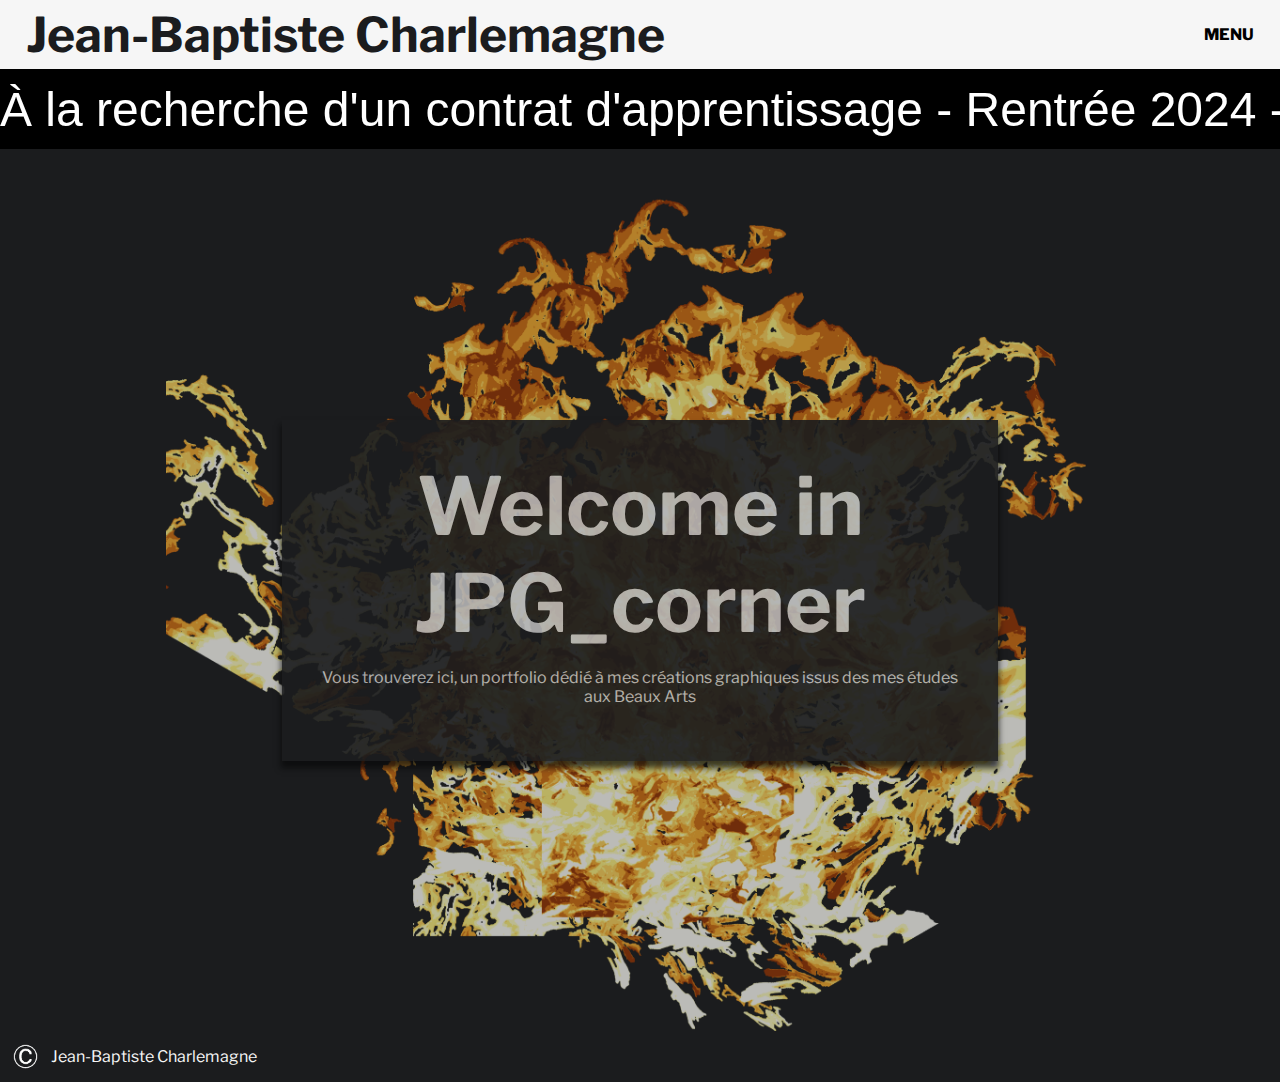
<file: index.html>
<!DOCTYPE html>
<html lang="en">
<head>
    <meta charset="UTF-8">
    <meta http-equiv="X-UA-Compatible" content="IE=edge">
    <meta name="viewport" content="width=device-width, initial-scale=1.0">
    <title>Jean-Baptiste_Charlemagne_INDEX_Beaux_Arts</title>
    <link rel="icon" type="image/x-icon" href="assets/favicon.png">
    <link rel="preconnect" href="https://fonts.googleapis.com"> 
    <link rel="preconnect" href="https://fonts.gstatic.com" crossorigin> 
    <link href="https://fonts.googleapis.com/css2?family=Libre+Franklin:ital,wght@0,100;0,200;0,300;0,400;0,500;0,600;0,700;0,800;0,900;1,100;1,200;1,300;1,400;1,500;1,600;1,700;1,800;1,900&display=swap" rel="stylesheet">
    <link rel="stylesheet" href="style.css">
</head>
<body>
    <header>
        <h1>Jean-Baptiste Charlemagne</h1>
        <a href="nav.html" class="menu">MENU</a>
        
    </header>
    <div class="marquee">
        <div class="track">
          <div class="content">
            <span>À la recherche d'un contrat d'apprentissage - Rentrée 2024 - Formation Graphiste Motion Designer à Gobelins Paris</span>
            <span>À la recherche d'un contrat d'apprentissage - Rentrée 2024 - Formation Graphiste Motion Designer à Gobelins Paris</span>
            <span>À la recherche d'un contrat d'apprentissage - Rentrée 2024 - Formation Graphiste Motion Designer à Gobelins Paris</span>
          </div>
        </div>
      </div>

    <main class="welcome">
        <div class="jpgCorner">
            <h2 class="acceuil_titre">Welcome in JPG_corner</h2>
            <p class="acceuil_texte"> Vous trouverez ici, un portfolio dédié à mes créations graphiques issus des mes études aux Beaux Arts</p>
         </div>
    </main>
    <footer>
        <div class="copyright">
            <img src="assets/copyright/copyright_white.png" alt="symobole copyright" class="symboleCopyright">
            <p class="JBC_copyright">Jean-Baptiste Charlemagne</p>
        </div>
    </footer>
</body>
</html>
</file>
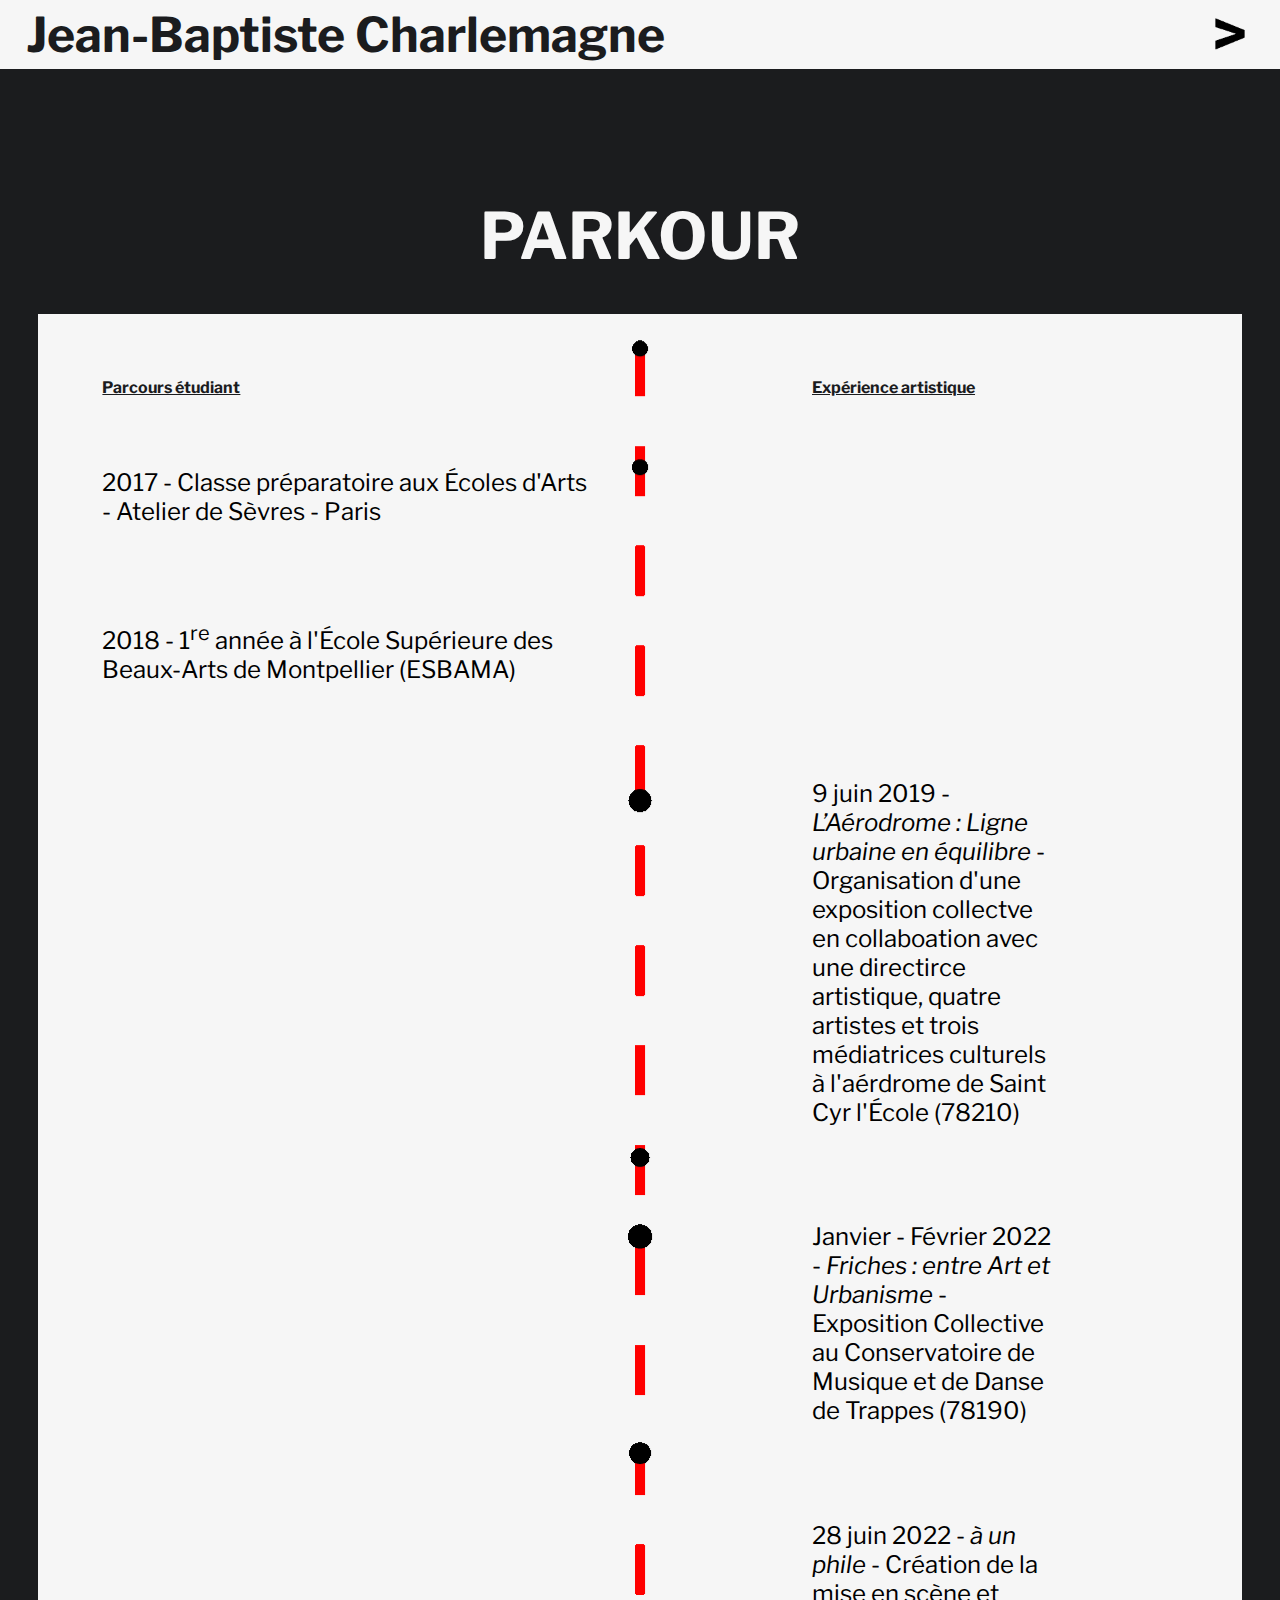
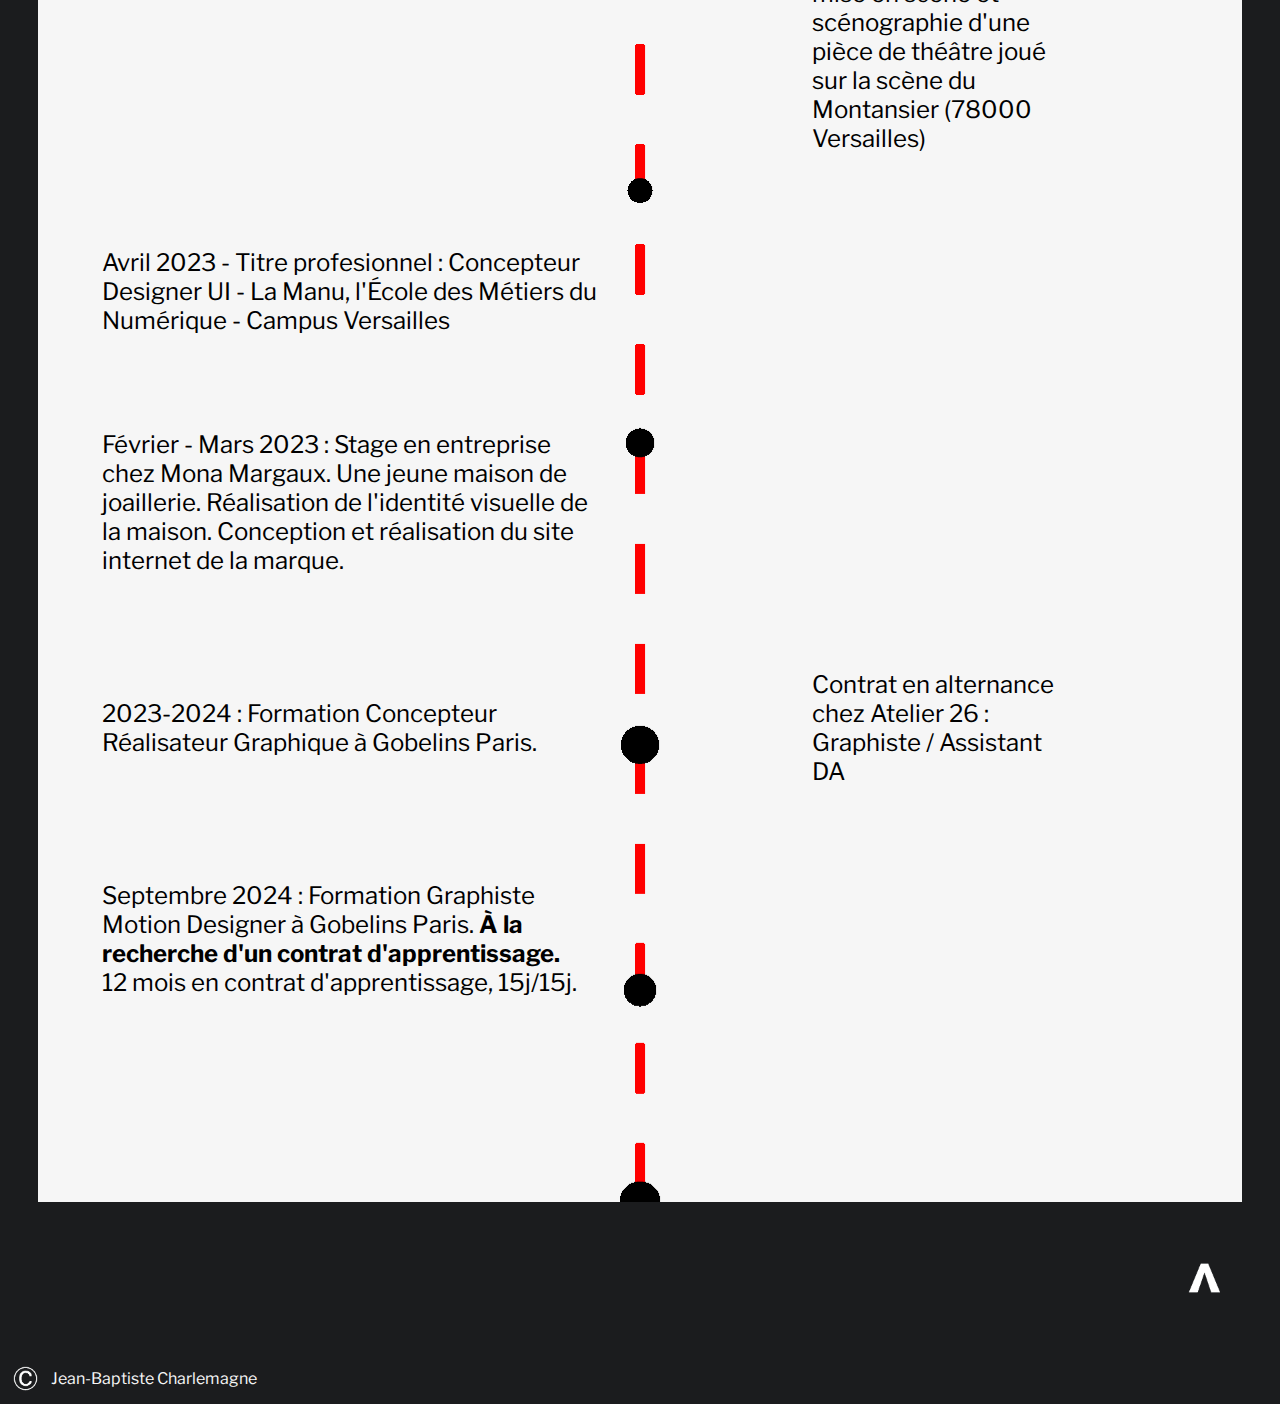
<file: about.html>
<!DOCTYPE html>
<html lang="en">
<head>
    <meta charset="UTF-8">
    <meta http-equiv="X-UA-Compatible" content="IE=edge">
    <meta name="viewport" content="width=device-width, initial-scale=1.0">
    <title>Jean-Baptiste_Charlemagne_ABOUT</title>
    <link rel="icon" type="image/x-icon" href="assets/favicon.png">
    <link rel="preconnect" href="https://fonts.googleapis.com"> 
    <link rel="preconnect" href="https://fonts.gstatic.com" crossorigin> 
    <link href="https://fonts.googleapis.com/css2?family=Libre+Franklin:ital,wght@0,100;0,200;0,300;0,400;0,500;0,600;0,700;0,800;0,900;1,100;1,200;1,300;1,400;1,500;1,600;1,700;1,800;1,900&display=swap" rel="stylesheet">
    <link rel="stylesheet" href="style.css">
</head>
<body id="about">
    <header id="TOP">
        <a class="retourindex" href="index.html"><h1>Jean-Baptiste Charlemagne</h1></a>
        <a href="nav.html">
            <img src="assets/fleches_nav/droite_black.png" alt="cliquer pour ouvrir le menu" class="fleches_nav">
        </a>
    </header>

    <main>
        <h2>PARKOUR</h2>
        <div id="about_fond" class="container_about">
            <h2 class="p1 h2_about"><u>Parcours étudiant</u></h2>
            <h2 class="p2 h2_about"><u>Expérience artistique</u></h2>
            <p class="p3">2017 - Classe préparatoire aux Écoles d'Arts - Atelier de Sèvres - Paris</p>
            <p class="p4">2018 - 1<sup>re</sup> année à l'École Supérieure des Beaux-Arts de Montpellier (ESBAMA)</p>
            <p class="p5">9 juin 2019 -  <i>L’Aérodrome : Ligne urbaine en équilibre</i> - Organisation d'une exposition collectve en collaboation avec une directirce artistique, quatre artistes et trois médiatrices culturels à l'aérdrome de Saint Cyr l'École (78210)</p>
            <p class="p6">Janvier - Février 2022 - <i>Friches : entre Art et Urbanisme</i> - Exposition Collective au Conservatoire de Musique et de Danse de Trappes (78190)</p>
            <p class="p7">28 juin 2022 - <i>à un phile</i> - Création de la mise en scène et scénographie d'une pièce de théâtre joué sur la scène du Montansier (78000 Versailles)</p>
            <p class="p8">Avril 2023 - Titre profesionnel : Concepteur Designer UI - La Manu, l'École des Métiers du Numérique - Campus Versailles</p>
            <p class="p9">Février - Mars 2023 : Stage en entreprise chez Mona Margaux. Une jeune maison de joaillerie. Réalisation de l'identité visuelle de la maison. Conception et réalisation du site internet de la marque.</p>
            <p class="p10">2023-2024 : Formation Concepteur Réalisateur Graphique à Gobelins Paris.</p>
            <p class="p11">Contrat en alternance chez Atelier 26 : Graphiste / Assistant DA</p>
            <p class="p12">Septembre 2024 : Formation Graphiste Motion Designer à Gobelins Paris.<strong> À la recherche d'un contrat d'apprentissage.</strong><br>12 mois en contrat d'apprentissage, 15j/15j.</p>
        </div>
       
    <footer>
        <a href="#TOP" class="retourHaut">
            <img src="assets/fleches_nav/haut_white.png" alt="cliquer retourner en haut de la page" class="fleches_nav">
        </a>
        <div class="copyright">
            <img src="assets/copyright/copyright_white.png" alt="symobole copyright" class="symboleCopyright">
            <p class="JBC_copyright">Jean-Baptiste Charlemagne</p>
        </div>
    </footer>

        
    </main>
</body>
</html>
</file>
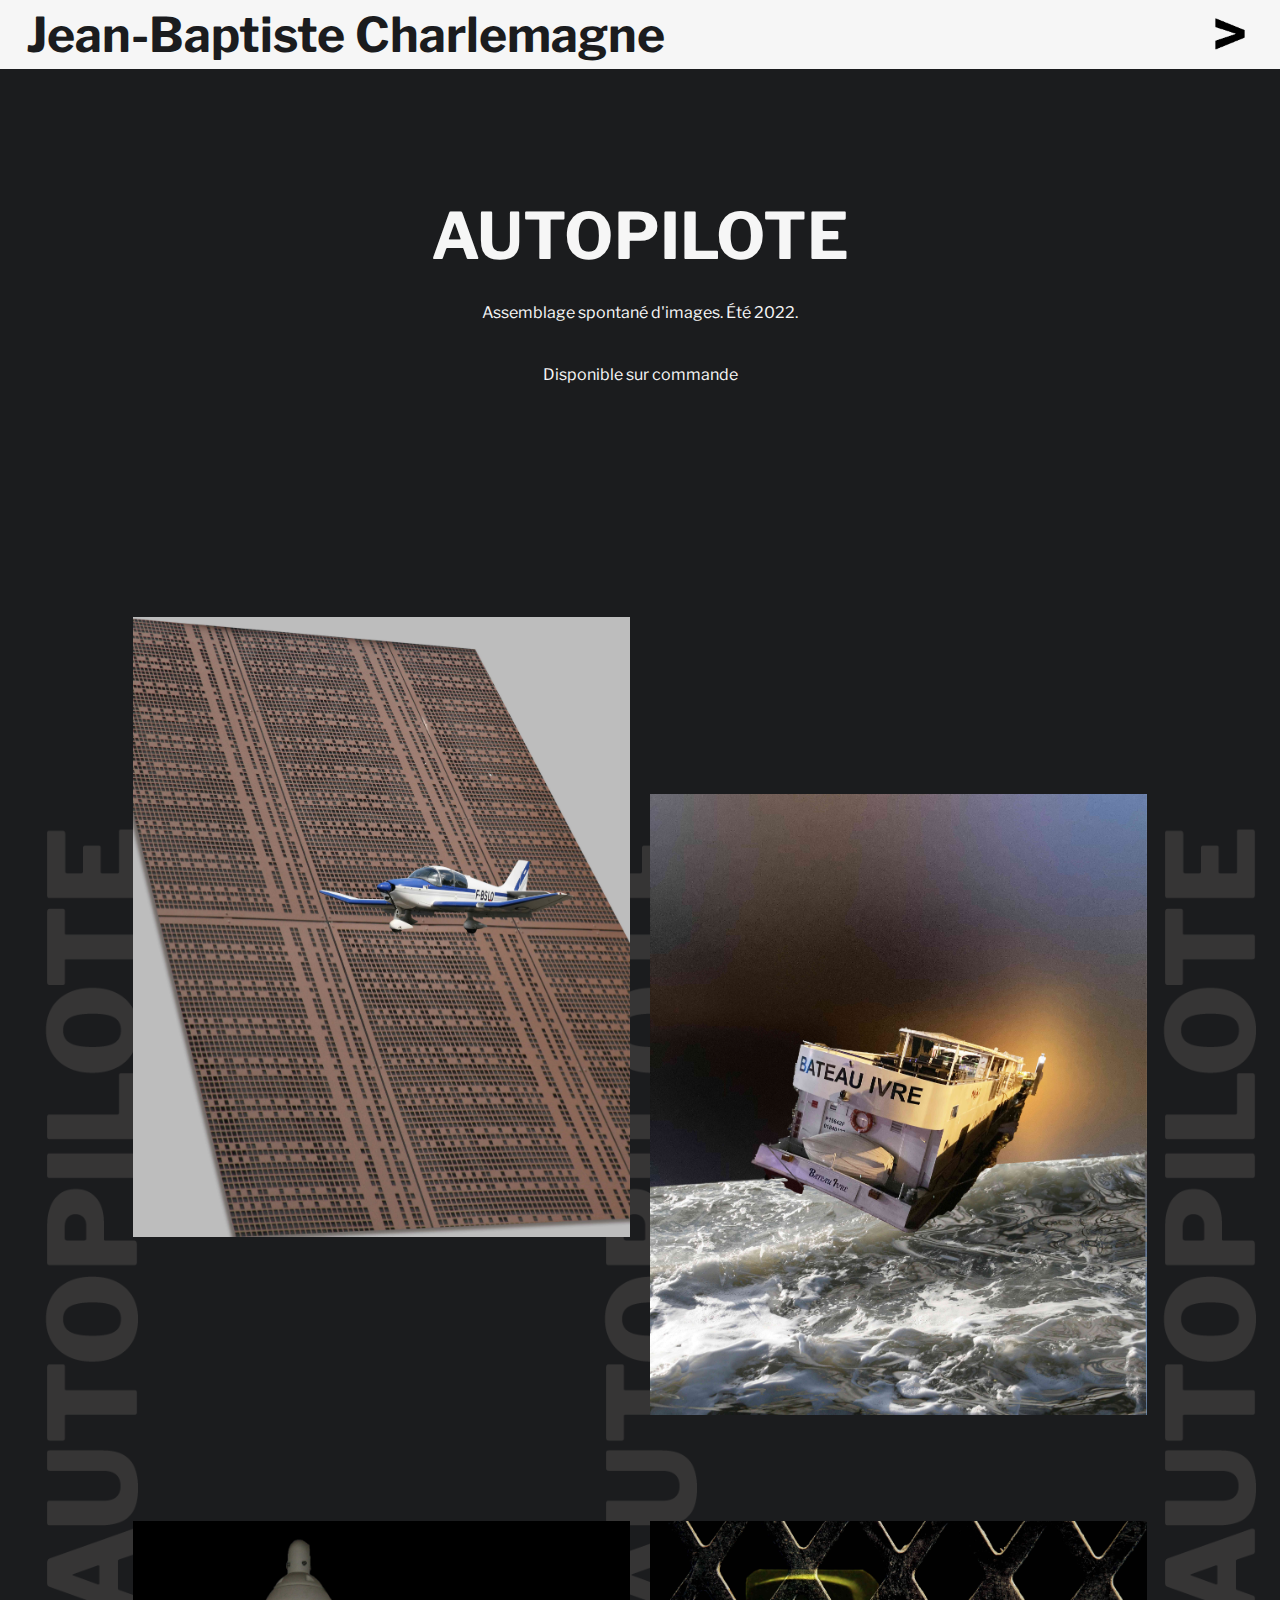
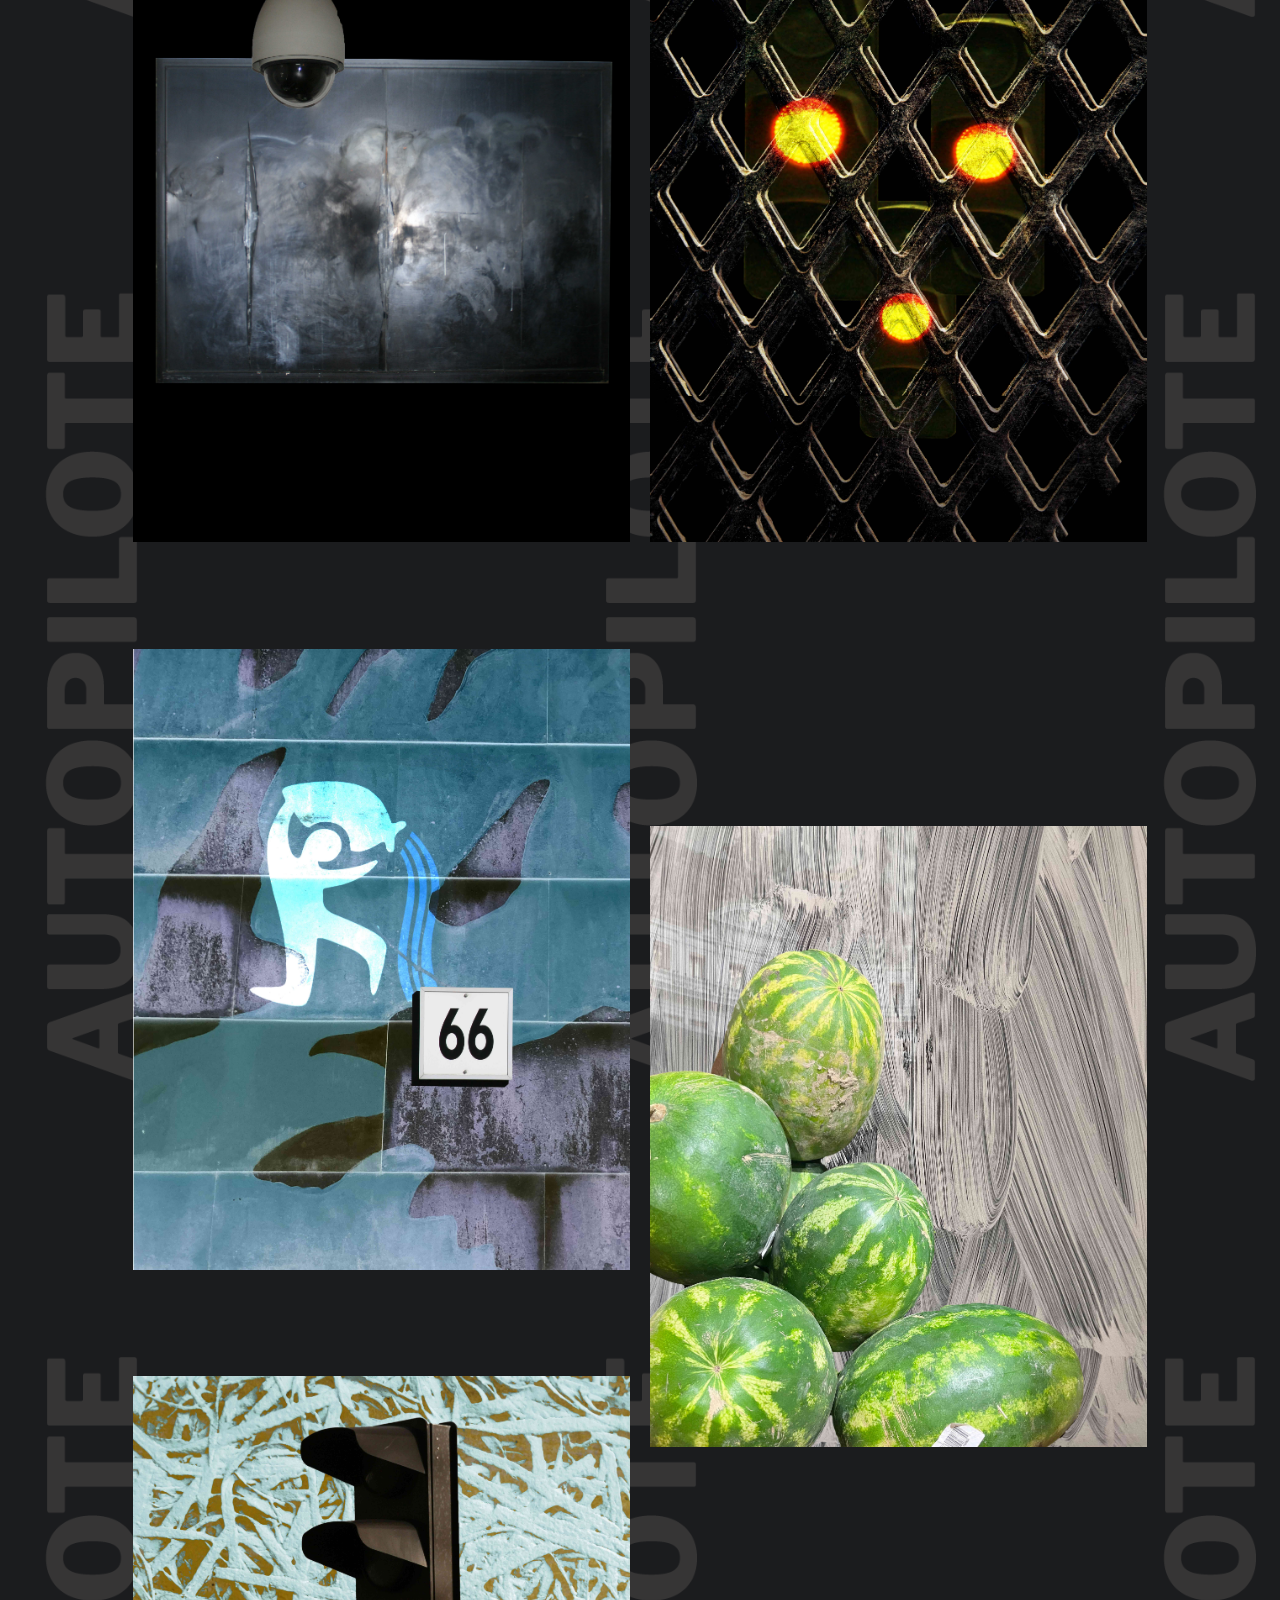
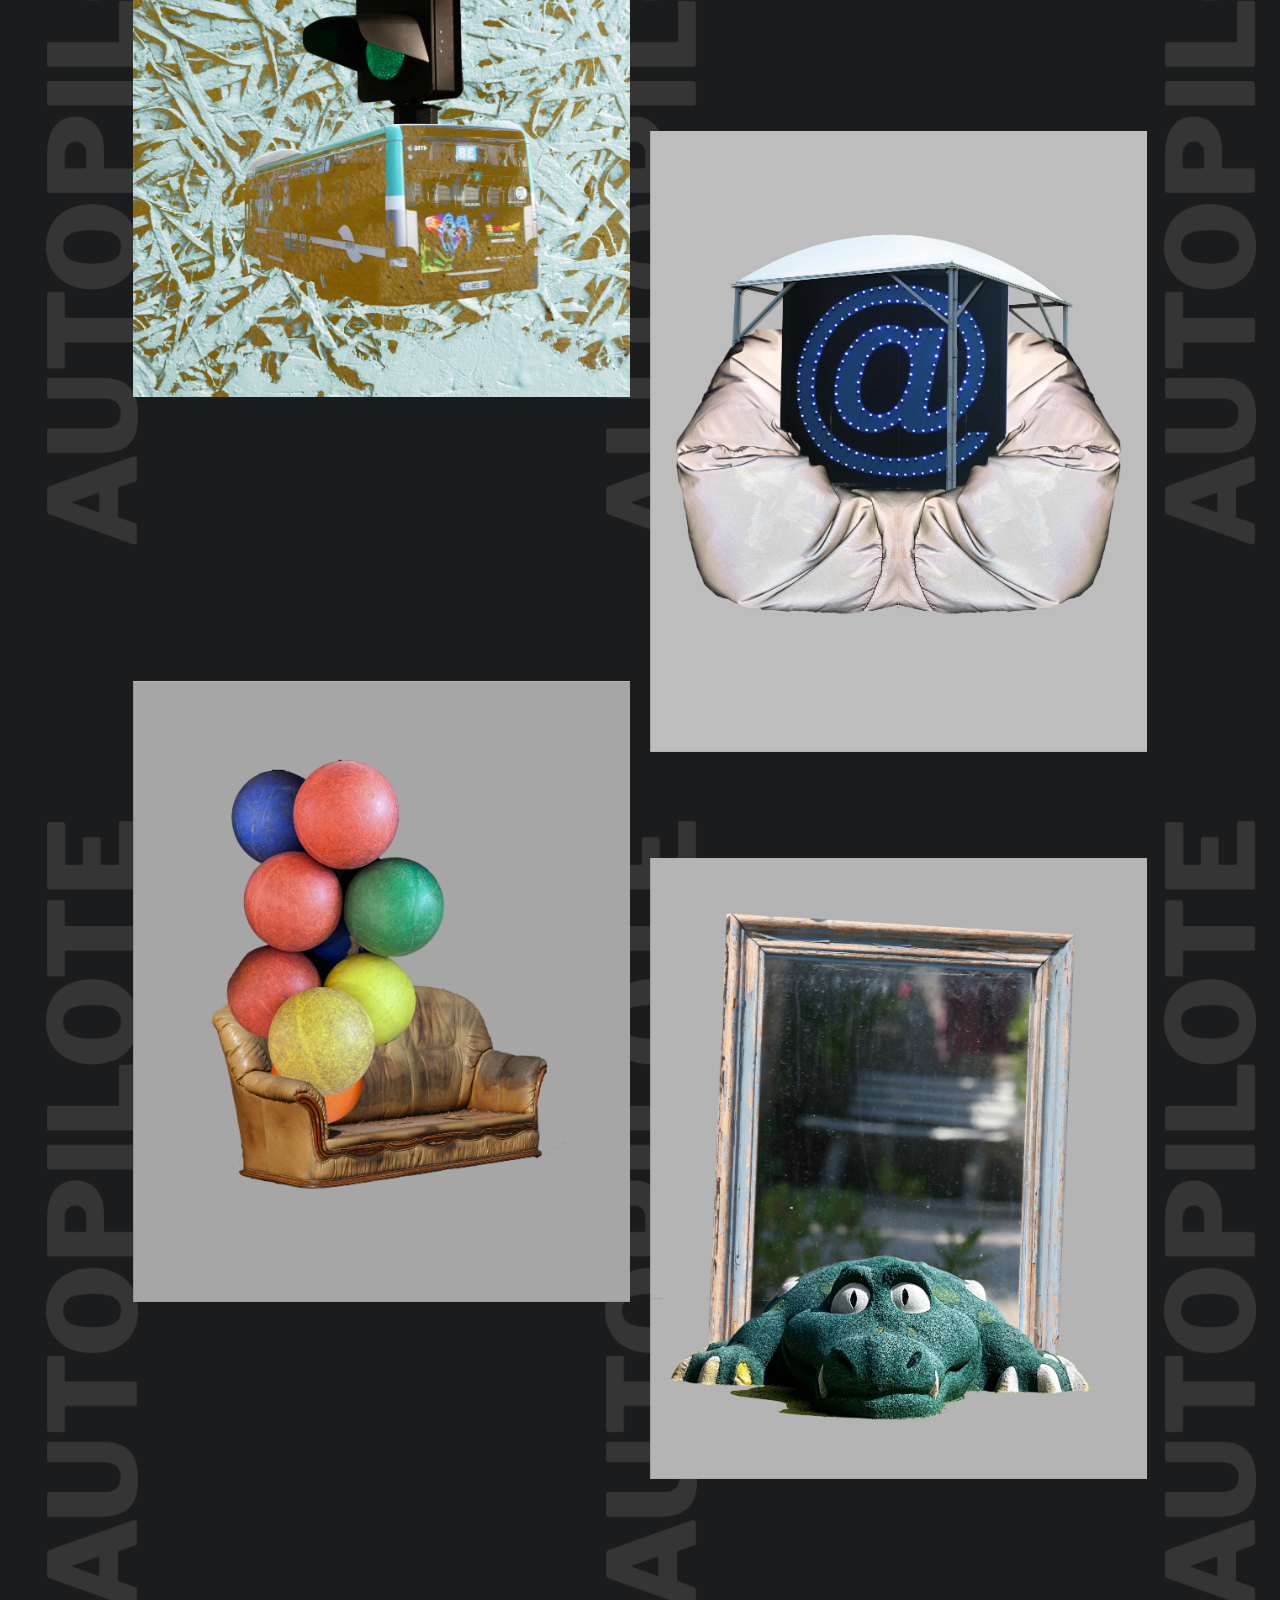
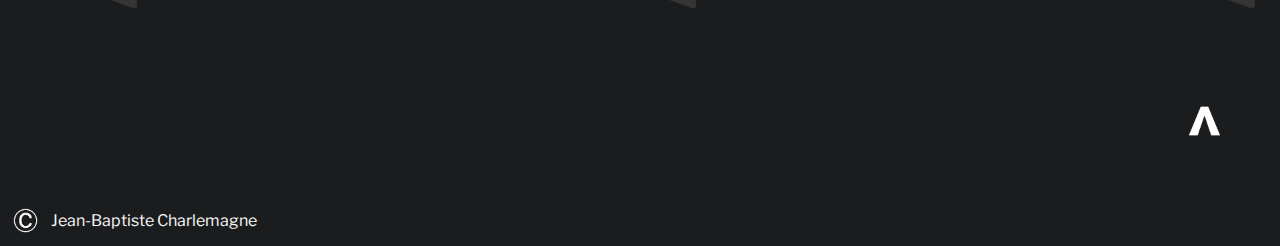
<file: autopilote.html>
<!DOCTYPE html>
<html lang="en">
    <head>
        <meta charset="UTF-8">
        <meta http-equiv="X-UA-Compatible" content="IE=edge">
        <meta name="viewport" content="width=device-width, initial-scale=1.0">
        <title>Jean-Baptiste_Charlemagne_AUTOPILOTE</title>
        <link rel="icon" type="image/x-icon" href="assets/favicon.png">
        <link rel="preconnect" href="https://fonts.googleapis.com"> 
        <link rel="preconnect" href="https://fonts.gstatic.com" crossorigin> 
        <link href="https://fonts.googleapis.com/css2?family=Libre+Franklin:ital,wght@0,100;0,200;0,300;0,400;0,500;0,600;0,700;0,800;0,900;1,100;1,200;1,300;1,400;1,500;1,600;1,700;1,800;1,900&display=swap" rel="stylesheet">
        <link rel="stylesheet" href="style.css">
    </head>
    <body>
        <header id="TOP">
            <a class="retourindex" href="index.html"><h1>Jean-Baptiste Charlemagne</h1></a>
            <a href="nav.html">
                <img src="assets/fleches_nav/droite_black.png" alt="cliquer pour ouvrir le menu" class="fleches_nav">
            </a>
        </header>

        <main id="fond_autopilote">

            <h2>AUTOPILOTE</h2>
            <p class="textePresentation">Assemblage spontané d'images. Été 2022.</p>
            <p class="textePresentation textePresentation_fin">Disponible sur commande</p>
            
            <section class="container">
                <div class="colonneGauche">
                    <img class="a1" src="assets/autopilote/1-GAV-plane_web.jpg" alt="Collages numérique de Jean-Baptiste Charlemagne">
                    <img class="a3" src="assets/autopilote/3-GAV_web.jpg" alt="Collages numérique de Jean-Baptiste Charlemagne">
                    <img class="a5" src="assets/autopilote/5-water66_web.jpg" alt="Collages numérique de Jean-Baptiste Charlemagne">
                    <img class="a7" src="assets/autopilote/7-GreenBus_web.jpg" alt="Collages numérique de Jean-Baptiste Charlemagne">
                    <img class="a9" src="assets/autopilote/9-balle_web.jpg" alt="Collages numérique de Jean-Baptiste Charlemagne">
                </div>
                <div class="colonneDroite">
                    <img class="a2" src="assets/autopilote/2-bateau-ivre_web.jpg" alt="Collages numérique de Jean-Baptiste Charlemagne">
                    <img class="a4" src="assets/autopilote/4-GAV-orange_web.jpg" alt="Collages numérique de Jean-Baptiste Charlemagne">
                    <img class="a6" src="assets/autopilote/6-Pasteque_web.jpg" alt="Collages numérique de Jean-Baptiste Charlemagne">
                    <img class="a8" src="assets/autopilote/8-@@_web.jpg" alt="Collages numérique de Jean-Baptiste Charlemagne">
                    <img class="a10" src="assets/autopilote/10-croco_web.jpg" alt="Collages numérique de Jean-Baptiste Charlemagne">
                </div>
            </section>
        </main>
        <footer>
            <a href="#TOP" class="retourHaut">
                <img src="assets/fleches_nav/haut_white.png" alt="cliquer retourner en haut de la page" class="fleches_nav">
            </a>
            <div class="copyright">
                <img src="assets/copyright/copyright_white.png" alt="symobole copyright" class="symboleCopyright">
                <p>Jean-Baptiste Charlemagne</p>
            </div>
        </footer>
    </body>
</html>
</file>
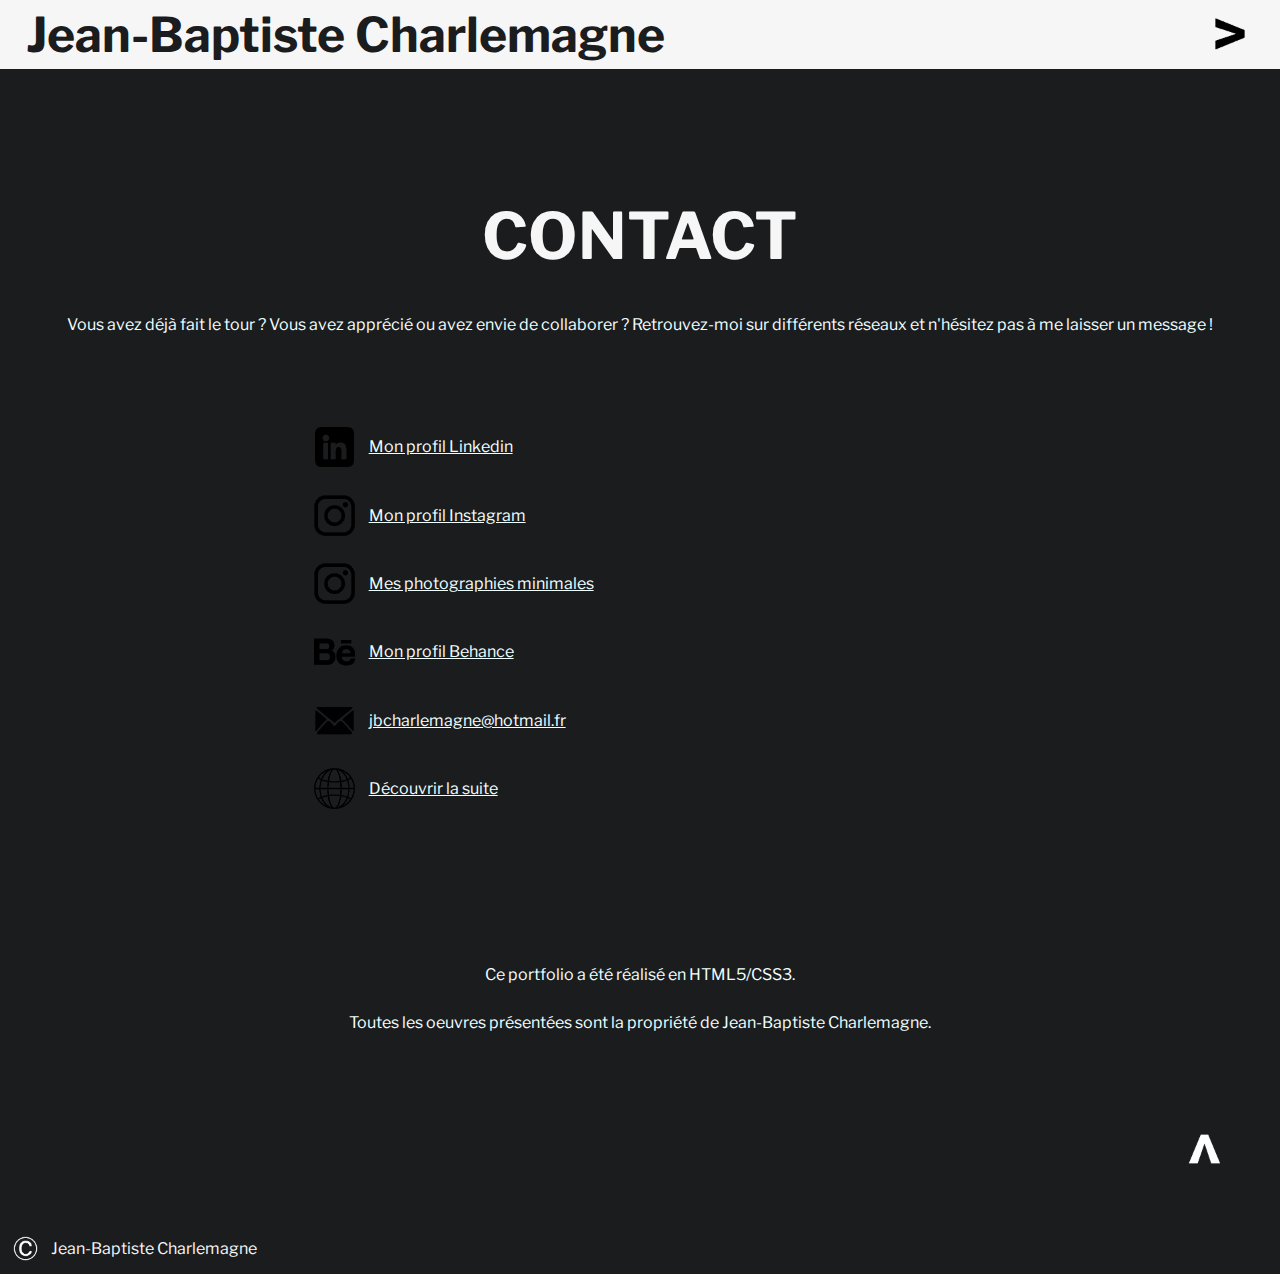
<file: contact.html>
<!DOCTYPE html>
<html lang="en">
    <head>
        <meta charset="UTF-8">
        <meta http-equiv="X-UA-Compatible" content="IE=edge">
        <meta name="viewport" content="width=device-width, initial-scale=1.0">
        <title>Jean-Baptiste_Charlemagne_CONTACT</title>
        <link rel="icon" type="image/x-icon" href="assets/favicon.png">
        <link rel="preconnect" href="https://fonts.googleapis.com"> 
        <link rel="preconnect" href="https://fonts.gstatic.com" crossorigin> 
        <link href="https://fonts.googleapis.com/css2?family=Libre+Franklin:ital,wght@0,100;0,200;0,300;0,400;0,500;0,600;0,700;0,800;0,900;1,100;1,200;1,300;1,400;1,500;1,600;1,700;1,800;1,900&display=swap" rel="stylesheet">
        <link rel="stylesheet" href="style.css">
    </head>
    <body>
        <header id="TOP">
            <a class="retourindex" href="index.html"><h1>Jean-Baptiste Charlemagne</h1></a>
            <a href="nav.html">
                <img src="assets/fleches_nav/droite_black.png" alt="cliquer pour ouvrir le menu" class="fleches_nav">
            </a>
        </header>

        <main>
            <h2>CONTACT</h2>
            <p class="texteContact">Vous avez déjà fait le tour ? Vous avez apprécié ou avez envie de collaborer ? Retrouvez-moi sur différents réseaux et n'hésitez pas à me laisser un message !</p>
            <div class="contact">
                <img src="assets/icones_contact/icons_linkedin.png" alt="icone du réseau social Linkedin" class="icons">
                <a href="https://www.linkedin.com/in/jbcharlemagne/" target="_blank" class="link_reseaux">Mon profil Linkedin</a>
            </div>
             <div class="contact">
                <img src="assets/icones_contact/icon_Instagram.png" alt="icone du réseau social Instagram" class="icons">
                <a href="https://www.instagram.com/jb.charlemagne/" target="_blank" class="link_reseaux">Mon profil Instagram</a>
            </div>
            <div class="contact">
                <img src="assets/icones_contact/icon_Instagram.png" alt="icone du réseau social Behance" class="icons">
                <a href="https://www.instagram.com/charlemagne.minimal/" target="_blank" class="link_reseaux">Mes photographies minimales</a>
            </div>
            <div class="contact">
                <img src="assets/icones_contact/icon_Behance.png" alt="icone du réseau social Behance" class="icons">
                <a href="https://www.behance.net/jbcf" target="_blank" class="link_reseaux">Mon profil Behance</a>
            </div>
            <div class="contact">
                <img src="assets/icones_contact/icon_mail.png" alt="adresse email de Jean-Baptsite Charlemagne" class="icons">
                <a href="mailto:jbcharlemagne@hotmail.fr" class="link_reseaux">jbcharlemagne@hotmail.fr</a>
            </div>
            <div class="contact contact_fin">
                <img src="assets/icones_contact/icon_siteWeb.png" alt="icone du réseau social Behance" class="icons">
                <a href="https://jbcharlemagne.github.io/portfolio_graphisme" target="_blank" class="link_reseaux">Découvrir la suite</a>
            </div>
            <p class="texteContact">Ce portfolio a été réalisé en HTML5/CSS3.
                <br>Toutes les oeuvres présentées sont la propriété de Jean-Baptiste Charlemagne.</p>
        </main>

        <footer>
            <a href="#TOP" class="retourHaut">
                <img src="assets/fleches_nav/haut_white.png" alt="cliquer retourner en haut de la page" class="fleches_nav">
            </a>
            <div class="copyright">
                <img src="assets/copyright/copyright_white.png" alt="symobole copyright" class="symboleCopyright">
                <p class="JBC_copyright">Jean-Baptiste Charlemagne</p>
            </div>
        </footer>
    </body>
</html>
</file>
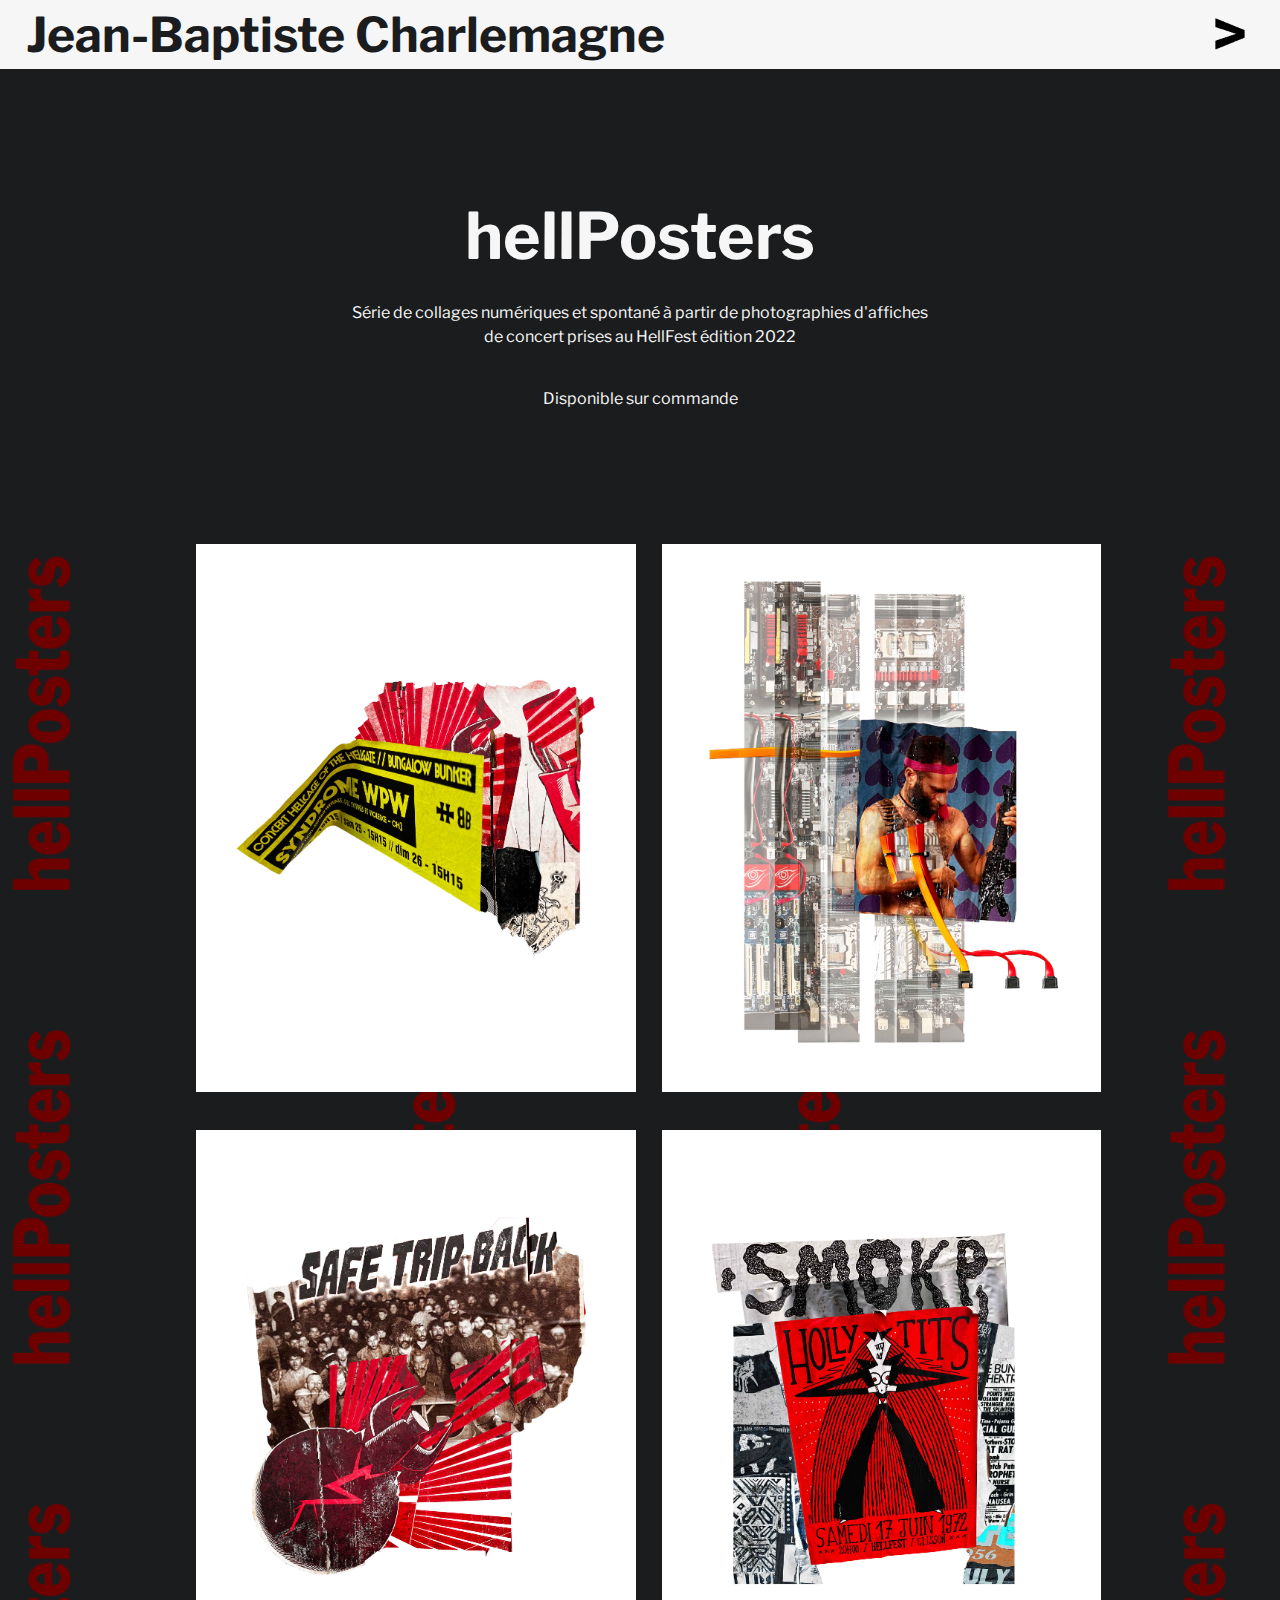
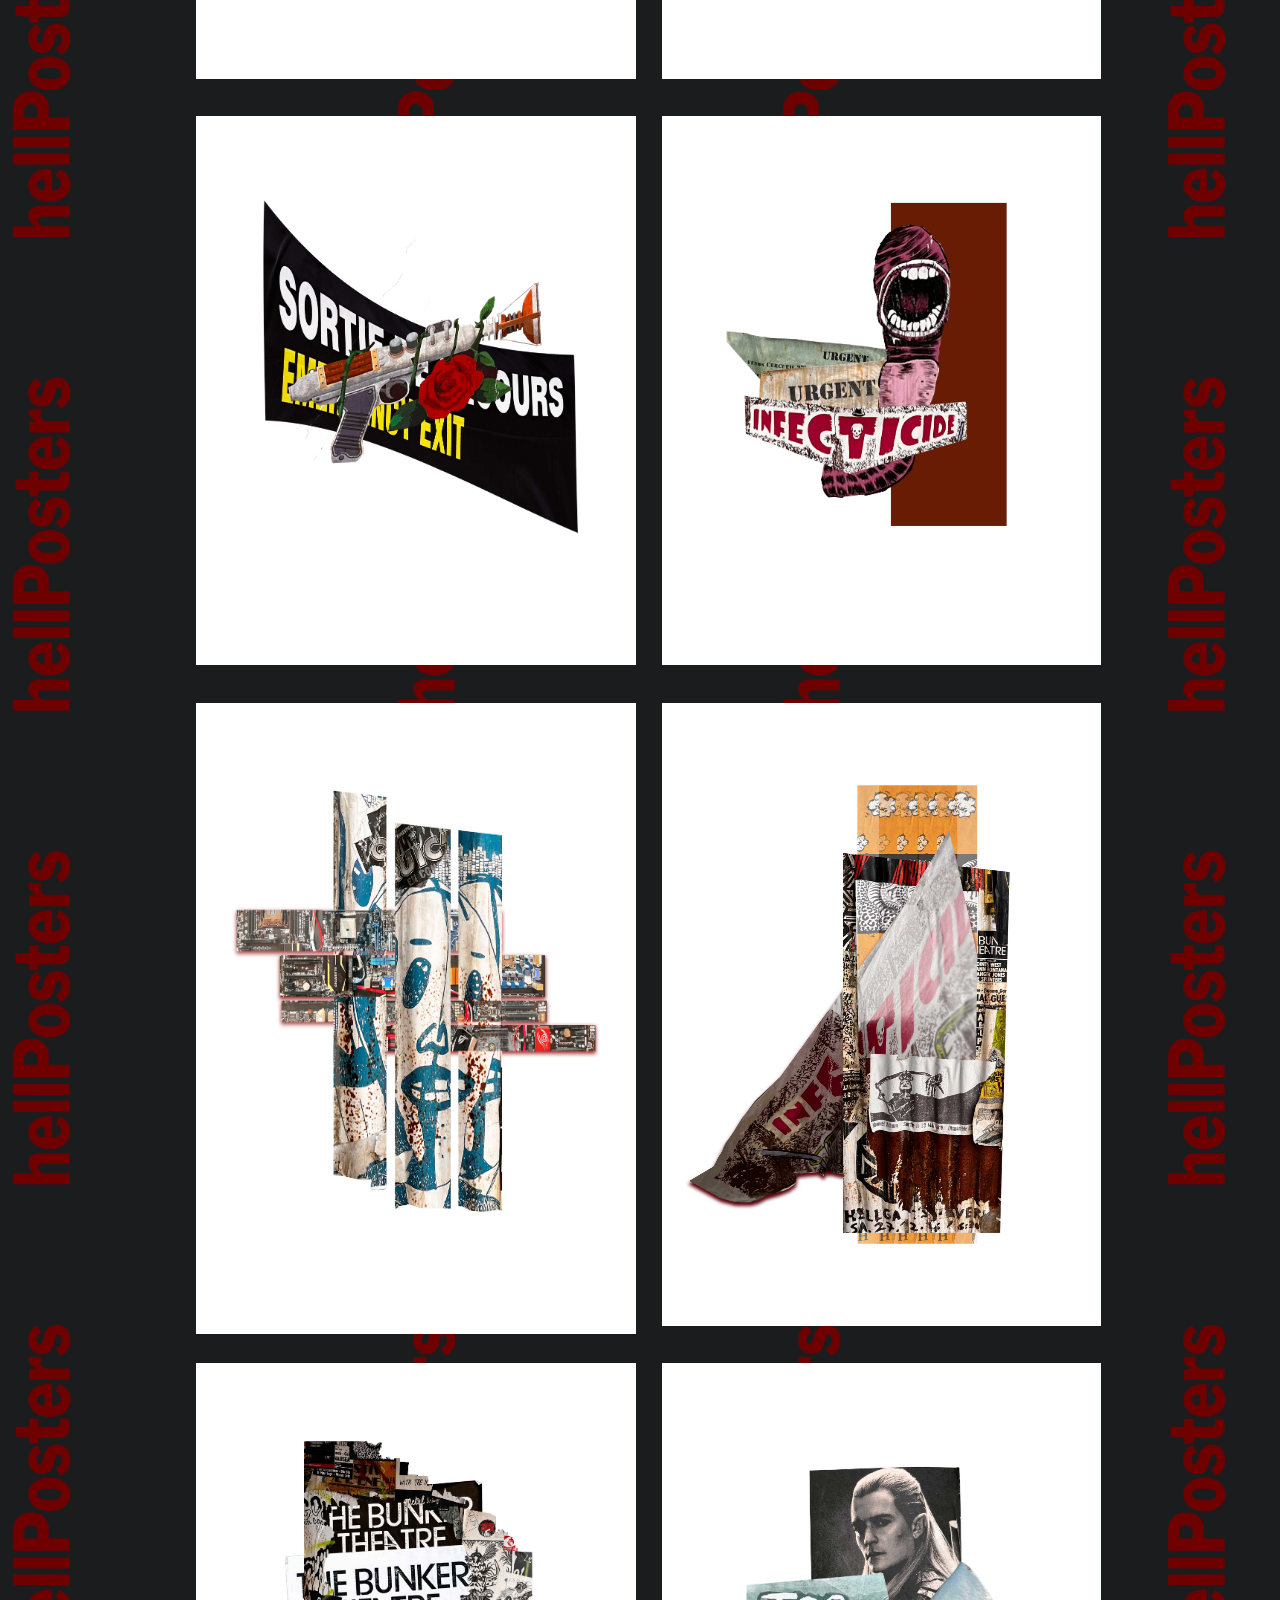
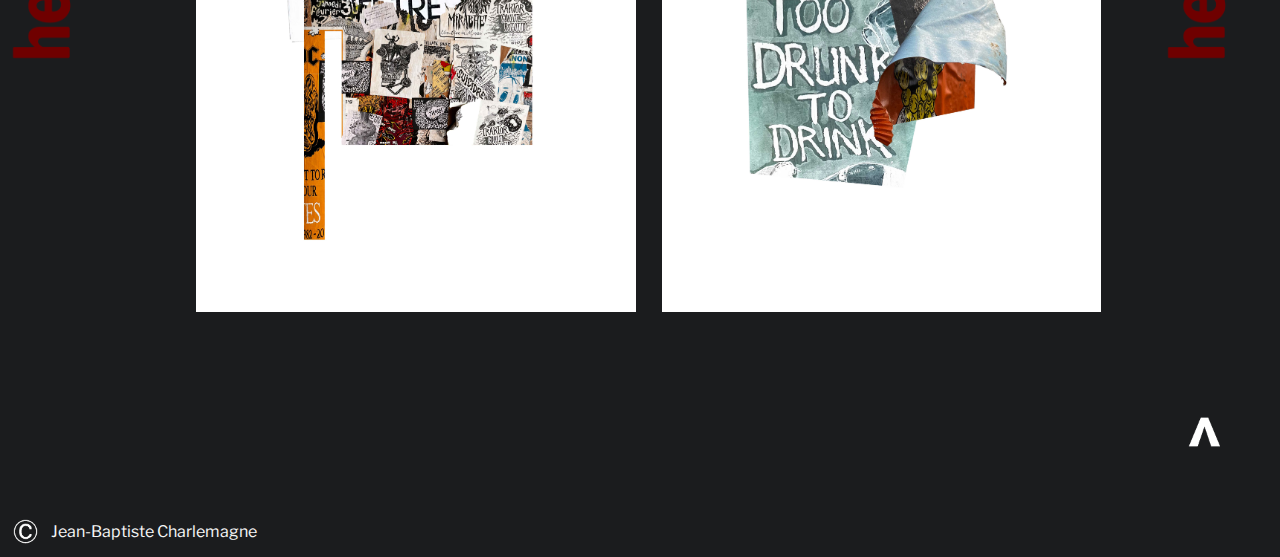
<file: hellPosters.html>
<!DOCTYPE html>
<html lang="en">
    <head>
        <meta charset="UTF-8">
        <meta http-equiv="X-UA-Compatible" content="IE=edge">
        <meta name="viewport" content="width=device-width, initial-scale=1.0">
        <title>Jean-Baptiste_Charlemagne_hellPosters</title>
        <link rel="icon" type="image/x-icon" href="assets/favicon.png">
        <link rel="preconnect" href="https://fonts.googleapis.com"> 
        <link rel="preconnect" href="https://fonts.gstatic.com" crossorigin> 
        <link href="https://fonts.googleapis.com/css2?family=Libre+Franklin:ital,wght@0,100;0,200;0,300;0,400;0,500;0,600;0,700;0,800;0,900;1,100;1,200;1,300;1,400;1,500;1,600;1,700;1,800;1,900&display=swap" rel="stylesheet">
        <link rel="stylesheet" href="style.css">
    </head>
    <body>
        <header id="TOP">
            <a class="retourindex" href="index.html"><h1>Jean-Baptiste Charlemagne</h1></a>
            <a href="nav.html">
                <img src="assets/fleches_nav/droite_black.png" alt="cliquer pour ouvrir le menu" class="fleches_nav">
            </a>
        </header>

        <main class="fond_autopilote">
            <h2>hellPosters</h2>
            <p class="textePresentation">Série de collages numériques et spontané à partir de photographies d'affiches <br> de concert prises au HellFest édition 2022</p>
            <p class="textePresentation textePresentation_fin">Disponible sur commande</p>

            <section class="hellPosters_grid">
                <img class="y1" src="assets/hellPosters/hellPoster01_web.jpg" alt="Collages numérique de Jean-Baptiste Charlemagne">
                <img class="y2" src="assets/hellPosters/hellPoster02_web.jpg" alt="Collages numérique de Jean-Baptiste Charlemagne">
                <img class="y3" src="assets/hellPosters/hellPoster03_web.jpg" alt="Collages numérique de Jean-Baptiste Charlemagne">
                <img class="y4" src="assets/hellPosters/hellPoster04_web.jpg" alt="Collages numérique de Jean-Baptiste Charlemagne">
                <img class="y5" src="assets/hellPosters/hellPoster05_web.jpg" alt="Collages numérique de Jean-Baptiste Charlemagne">
                <img class="y6" src="assets/hellPosters/hellPoster06_web.jpg" alt="Collages numérique de Jean-Baptiste Charlemagne">
                <img class="y7" src="assets/hellPosters/hellPoster07_web.jpg" alt="Collages numérique de Jean-Baptiste Charlemagne">
                <img class="y8" src="assets/hellPosters/hellPoster08_web.jpg" alt="Collages numérique de Jean-Baptiste Charlemagne">
                <img class="y9" src="assets/hellPosters/hellPoster09_web.jpg" alt="Collages numérique de Jean-Baptiste Charlemagne">
                <img class="y10" src="assets/hellPosters/hellPoster10_web.jpg" alt="Collages numérique de Jean-Baptiste Charlemagne">
            </section>
        </main>
        <footer>
            <a href="#TOP" class="retourHaut">
                <img src="assets/fleches_nav/haut_white.png" alt="cliquer retourner en haut de la page" class="fleches_nav">
            </a>
            <div class="copyright">
                <img src="assets/copyright/copyright_white.png" alt="symobole copyright" class="symboleCopyright">
                <p class="JBC_copyright">Jean-Baptiste Charlemagne</p>
            </div>
        </footer>
</file>
<file: style.css>
body {
    padding: 0;
    margin: 0;
    background-color: #1B1C1E;
    font-family: 'Libre Franklin', sans-serif;
    width: 100vw;

}




        /* HEADER TOUTES LES PAGES */

header {
        display: flex;
        justify-content: space-between;
        align-items: center;
        background-color: #F6F6F6;
        padding: 2%;
        height: 2vh;
}

h1 {
        font-size: 3rem;
        color: #1B1C1E;
}
    
.fleches_nav {
        width: 50px;
        margin: 1%;
}

.menu {
    color : #1B1C1E;
    font-weight: 800;
}


@media only screen and (max-width: 400px) { 
	h1 {
        font-size: 1.3rem;
    }
    .fleches_nav {
    width: 30px;
    margin: 3%;
    }
}



    /* Header : Retour à l'index par jbc */

/* unvisited link */
.retourindex:link {
    color: #1B1C1E;
    text-decoration: none;
}
  
  /* visited link */
.retourindex:visited {
    color: #1B1C1E;
    text-decoration: none;
}
  
  /* mouse over link */
.retourindex:hover {
    color: #1B1C1E;
    text-decoration: none;
}
  
  /* selected link */
.retourindex:active {
    color: #1B1C1E;
    text-decoration: none;
}



        /* INTRO TOUTES LES PAGES */

h2 {
    margin:0;
    margin-top: 10%;
    margin-bottom: 2%;
    padding: 0;
    font-size: 4rem;
    color: #F6F6F6;
    text-align: center;
}

.textePresentation {
    margin:0;
    padding: 0;
    font-size: 1rem;
    line-height: 1.5rem;
    color: #F6F6F6;
    text-align: center;
    margin-bottom: 3%;
}

.textePresentation_fin {
    margin-bottom: 10%;
}

h3 {
    color: #F6F6F6;
    margin-left: 22%;
    font-size: 1.5em;
}

@media only screen and (min-width: 400px) and (max-width : 980px) {
    h2 {
        font-size: 3rem;
    }
    h3 { 
		font-size: 1rem;
	}
    .textePresentation {
        font-size: 0.9rem;
        line-height: 1rem;
    }
}

@media only screen and (max-width: 400px) { 
	h2 {
        font-size: 2rem;
    }h3 { 
		font-size: 1rem;
	} 
    .textePresentation {
        font-size: 0.7rem;
        line-height: 0.9rem;
    }
}



        /* INDEX */

.welcome {
    width: 100vw;
    height: 98vh;
    background-image: url(assets/background_index/background_index.png);
    background-size: contain;
    background-repeat: no-repeat;
    background-position: center;
    opacity: 0.7;
    display: flex;
    justify-content: center;
    align-items: center;
}

.jpgCorner {
    position: absolute;
    background-color:#1B1C1E;
    -webkit-box-shadow: 0px 6px 6px 1px rgba(0,0,0,0.78); 
    box-shadow: 0px 6px 6px 1px rgba(0,0,0,0.78);
    opacity: 0.9;
    width: 50%;
    display: flex;
    flex-direction: column;
    justify-content: center;
    padding: 3%;
    

}

.acceuil_titre {
    color: #F6F6F6;
    font-size: 5em;
    text-align: center;
    margin:0;
}

.acceuil_texte {
    color: #F6F6F6;
    font-size: 1em;
    text-align: center;
}

@media only screen and (min-width: 400px) and (max-width : 980px) {
    .acceuil_titre { 
		font-size: 4em;
	}
}


@media only screen and (max-width: 400px) { 
	.acceuil_titre { 
		font-size: 3rem;
	}
    .jpgCorner {
        width: 70%;
    }
}


.marquee {
    position: relative;
    width: 100%;
    height: 80px;
    overflow-x: hidden;
    background-color: black;
    color: white;
    display: flex;
    align-items: center;
  
  }
  
  .track {
    position: absolute;
    white-space: nowrap;
    will-change: transform;
    animation: marquee 15s linear infinite;
  }
  
  span {
    margin-inline-end: 50px;
    font-size: 3em;
    font-family: 'Montserrat', sans-serif;
    margin-top: 3px;
  }
  
  @keyframes marquee {
    from { transform: translateX(0); }
    to { transform: translateX(-50%); }
  }

  @media only screen and (max-width: 400px) {
    .marquee {
         height: 50px;
    }
    span {
        font-size: 1.5em;
    }
  }

.menu {
    color: black!important;
}





        /* NAV */

nav {
    background-color: #1B1C1E;
    display: flex;
    align-items: center;
    justify-content: center;
}

a {
    color: #F6F6F6;
}

a:link {
    text-decoration: none;
    color: #F6F6F6;
}

ul {
    list-style-type: none;
    display: flex;
    flex-direction: column;
    justify-content: center;
    font-size: 5rem;
    text-align: center;
    line-height: 5rem;
    padding: 0;
}

/* hover link */
.navlink:hover {
  font-size: 7rem;  
}

/* visited link */
.navlink:visited {
    color: #F6F6F6;
}
  
/* mouse over link */
.navlink:hover {
    color: #F6F6F6;
}
  
/* selected link */
.navlink:active {
color: #F6F6F6;
}


@media only screen and (min-width: 400px) and (max-width : 980px) {
    ul { 
		font-size: 4rem;
        line-height: 4rem;

	}
    .navlink:hover {
        font-size: 6rem;  
      }
}

@media only screen and (max-width: 400px) {
    ul {
        font-size: 2.7rem;
        line-height: 2.5rem;

    }
      .navlink:hover {
        font-size: 3.2rem;  
      }
}






        /* PAGE AUTOPILOTE */

#fond_autopilote {    
    background-image: url(assets/autopilote/fond_autopilote.png);
    background-size: contain;
    background-repeat: repeat;
}


/* Page Autopilote grille flexbox */

img {
  width: 98%;
  margin: 1%;
}

.container {
    display: flex;
    margin-left: 10%;
    margin-right: 10%;
}

.colonneGauche {
    display: flex;
    flex-direction: column;
    padding-bottom: 33%;
}

.colonneDroite {
    display: flex;
    flex-direction: column;
    margin-left: 1%;
}

.a2 , .a3 , .a6  , .a8, .a9 {
    margin-top: 55%;
}

.a1 , .a4 , .a5, .a7, .a10 {
    margin-top: 20%;
}











        /* PAGE UTOPIE */

.main_utopie {
    background-color: #1A0635;
    background-size:auto;
    background-repeat: repeat;
}

#main_utopie {
    background-image: url(assets/utopie/fond_utopie.png);
    background-size: contain;
    background-repeat: repeat;
    margin-bottom: 10%;
}

.bois , .eau , .arches2 {
     margin-bottom: 20%;
}

.fontaines2 {
    margin-bottom: 7%;
}

.legendes {
    font-style: italic;
    color: #F6F6F6;
    text-align: center;
    font-size: 0.7rem;
    margin: 5%;
}

.legendes_fontaines {
    transform: translateY(55px);
    margin-bottom: 33%;
}

.tableaux {
    width: 90%;
    margin-left: 5%;
    margin-right: 5%;
}

.recherches {
    width: 33%;
    margin-left: 27%;

}

.recherches2 {
    margin-left: 44%;
}


.arches {
    display: grid;
    grid-template-columns: 50%  50%;
    grid-template-rows: 1fr 1fr;
    grid-row-gap: 2%;
    margin-left: 5%;
    margin-right: 5%;
}

.tableaux_arches_1 {
    grid-column: 1;
    grid-row: 1;
}

.tableaux_arches_2 {
    grid-column: 2;
    grid-row: 2;
    margin-left: -33px;
    margin-bottom: 4%;
}


.fontaines {
    display: flex;
    justify-content: center;
}

.tableaux_fontaine {
    width: 45%;
}


.tableaux_fontaine_1 {
    transform: translateY(66px);
}


@media only screen and (min-width: 400px) and (max-width : 980px) {
    .legendes { 
		font-size: 0.7em;
    
	}
}

@media only screen and (max-width: 400px) { 
	.legendes { 
		font-size: 0.5em;
    
	}  
}









        /* Page hellPosters */

.fond_autopilote {    
    background-image: url(assets/hellPosters/fond_hellPosters.png);
    background-size: contain;
    background-repeat: repeat;
}

.hellPosters_grid {
    display: grid;
    grid-template-columns: 50%  50%;
    grid-template-rows: 1fr 1fr;
    grid-row-gap: 1%;
    grid-column-gap: 2%;
    margin-left: 15%;
    margin-right: 15%;
    margin-bottom: 15%;
}

.y1 {
    grid-column: 1/2;
    grid-row: 1;
}

.y2 {
    grid-column: 2/2;
    grid-row: 1;
}

.y3 {
    grid-column: 1/2;
    grid-row: 2;
}

.y4 {
    grid-column: 2/2;
    grid-row: 2;
}

.y5 {
    grid-column: 1/2;
    grid-row: 3;
}

.y6 {
    grid-column: 2/2;
    grid-row: 3;
}

.y7 {
    grid-column: 1/2;
    grid-row: 4;
    height: 100%;
}

.y8 {
    grid-column: 2/2;
    grid-row: 4;
}

.y9 {
    grid-column: 1/2;
    grid-row: 5;
}

.y10 {
    grid-column: 2/2;
    grid-row: 5;
}


















        /* CONTACT */

.icons {
    width: 4%;
    margin-left: 15%;
}

.contact {
    display: flex;
    align-items: center;
    margin-left: 11%;
}

.contact_fin {
    margin-bottom: 10%;
}

.texteContact {
    margin:0;
    padding: 0;
    font-size: 1rem;
    line-height: 3rem;
    color: #F0FFFF;
    text-align:center;
    margin-bottom: 5%;
    margin-top: 1%;
}

/* unvisited link */
.link_reseaux:link {
    color: #F0FFFF;
    text-decoration: underline;
  }
  
/* visited link */
.link_reseaux:visited {
    color: #F0FFFF;
    text-decoration: none;
    }

/* mouse over link */
.link_reseaux:hover {
    color: #F0FFFF;
    text-decoration: none;
    }

/* selected link */
.link_reseaux:active {
    color: #F0FFFF;
    text-decoration: none;
    }

@media only screen and (max-width: 400px) { 
	.icons { 
		width: 7%;
        margin: 3%;
	}
    .link_reseaux {
        font-size: 0.8rem;
    }
    .texteContact {
        font-size: 0.7rem;
        line-height: 1rem;
        padding: 10%;
    }
}

@media only screen and (min-width: 400px) and (max-width : 980px) {
    .icons { 
		width: 5%;
	}
    .link_reseaux {
        font-size: 1rem;
        line-height: 1.2rem;
    }
    .texteContact {
        font-size: 0.7rem;
    }
}












        /* ABOUT */


#about_fond {
    background-color: #F6F6F6;
    background-image: url(assets/ligneBus_about/ligneBus_about_new.png);
    background-position: center;
}



.container_about {
    display: grid;
    align-items: center;
    grid-template-columns: 33% 33% 33%;
    grid-template-rows: 1fr 1fr 1fr;
    grid-row-gap: 2%;
    margin: 3%;
    padding: 5%;
}

.h2_about {
    color: #1B1C1E;
    text-align: left;
    padding: 0;
    margin: 0;
}


.p1 {
    grid-column: 1/3;
    grid-row: 1;
    font-size: 1em;
    width: 100%;
}

.p2 {
    grid-column: 3/3;
    grid-row: 1;
    font-size: 1em;
    width: 100%;
}

.p3 {
    grid-column: 1/3;
    grid-row: 2;
    font-size: 1.5em;
    width: 70%;
}

.p4 {
    grid-column: 1/3;
    grid-row: 3;
    font-size: 1.5em;
    width: 70%;
}

.p5 {
    grid-column: 3/3;
    grid-row: 4;
    font-size: 1.5em;
    width: 70%;
}

.p6 {
    grid-column: 3/3;
    grid-row: 5;
    font-size: 1.5em;
    width: 70%;

}

.p7 {
    grid-column: 3/3;
    grid-row: 6;
    font-size: 1.5em;
    width: 70%;
}

.p8 {
    grid-column: 1/3;
    grid-row: 7;
    font-size: 1.5em;
    width: 70%;
}

.p9 {
    grid-column: 1/3;
    grid-row: 8;
    font-size: 1.5em;
    width: 70%;
}

.p10 {
    grid-column: 1/3;
    grid-row: 9;
    font-size: 1.5em;
    width: 70%;
}

.p11 {
    grid-column: 3/3;
    grid-row: 9;
    font-size: 1.5em;
    width: 70%;
}

.p12 {
    grid-column: 1/3;
    grid-row: 10;
    font-size: 1.5em;
    width: 70%;
    margin-bottom: 66%;
}


@media only screen and (min-width: 400px) and (max-width : 980px) {
    .p1 , .p2 , .p3 , .p4 , .p5 , .p6 , .p7 , .p8 , .p9 , .p10 { 
		font-size: 0.6em;
	}
}

@media only screen and (max-width: 400px) { 
	.p1 , .p2 , .p3 , .p4 , .p5 , .p6 , .p7, .p8 , .p9 , .p10 { 
		font-size: 0.6em;
	}
   
}


        /* FOOTER TOUTES LES PAGES */

.retourHaut {
    margin: 3%;
    display: flex;
    justify-content: flex-end;
}

.symboleCopyright {
    width: 25px;
    height: 25px;
    margin: 1%;
}

.copyright {
    display: flex;
    justify-content: flex-start;
    align-items: center;
    color: #F6F6F6;
}

@media only screen and (min-width: 400px) and (max-width : 980px) {
   .symboleCopyright { 
		width: 20px;
        height: 20px;
	}
    .JBC {
        font-size: 2rem;
    }
}

@media only screen and (max-width: 400px) { 
	.symboleCopyright { 
        margin-left: 3%;
        width: 15px;
        height: 15px;
	}
    .JBC_copyright {
        font-size: 0.8rem;
    }
}
</file>
